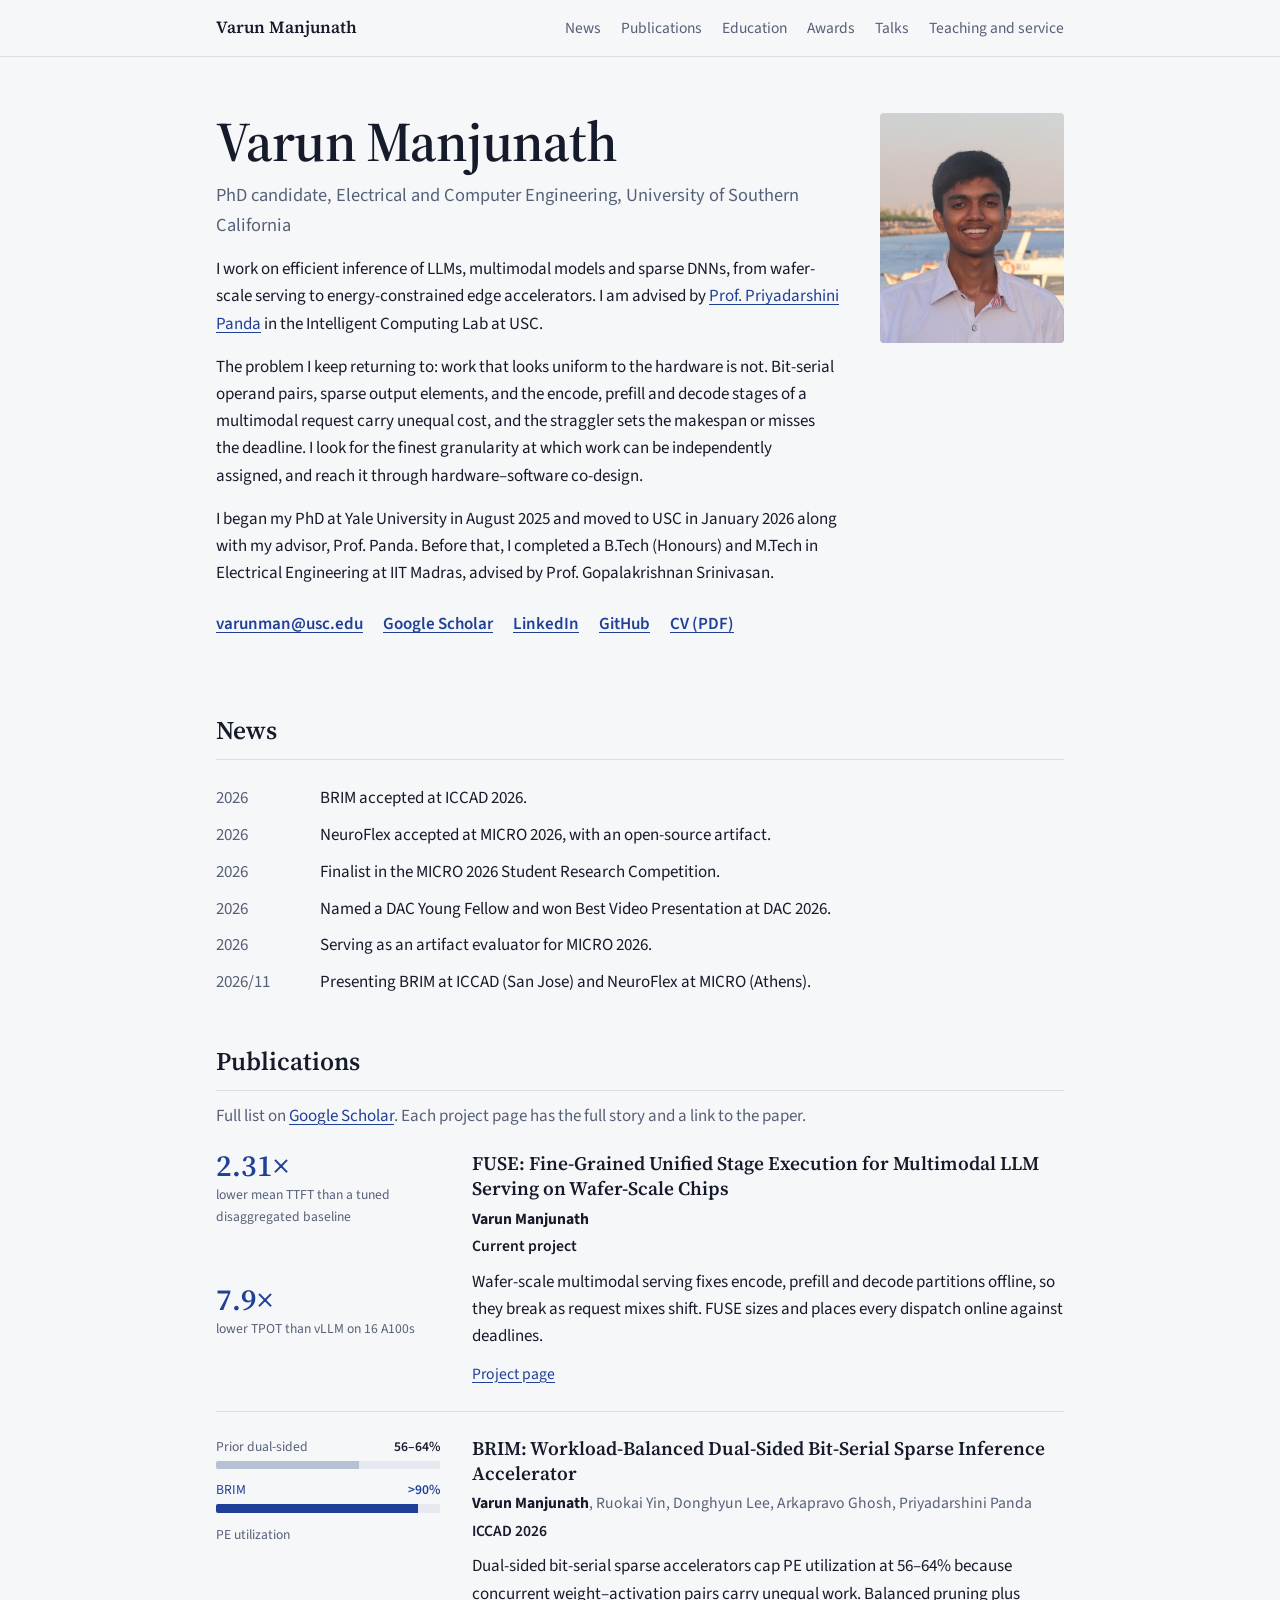
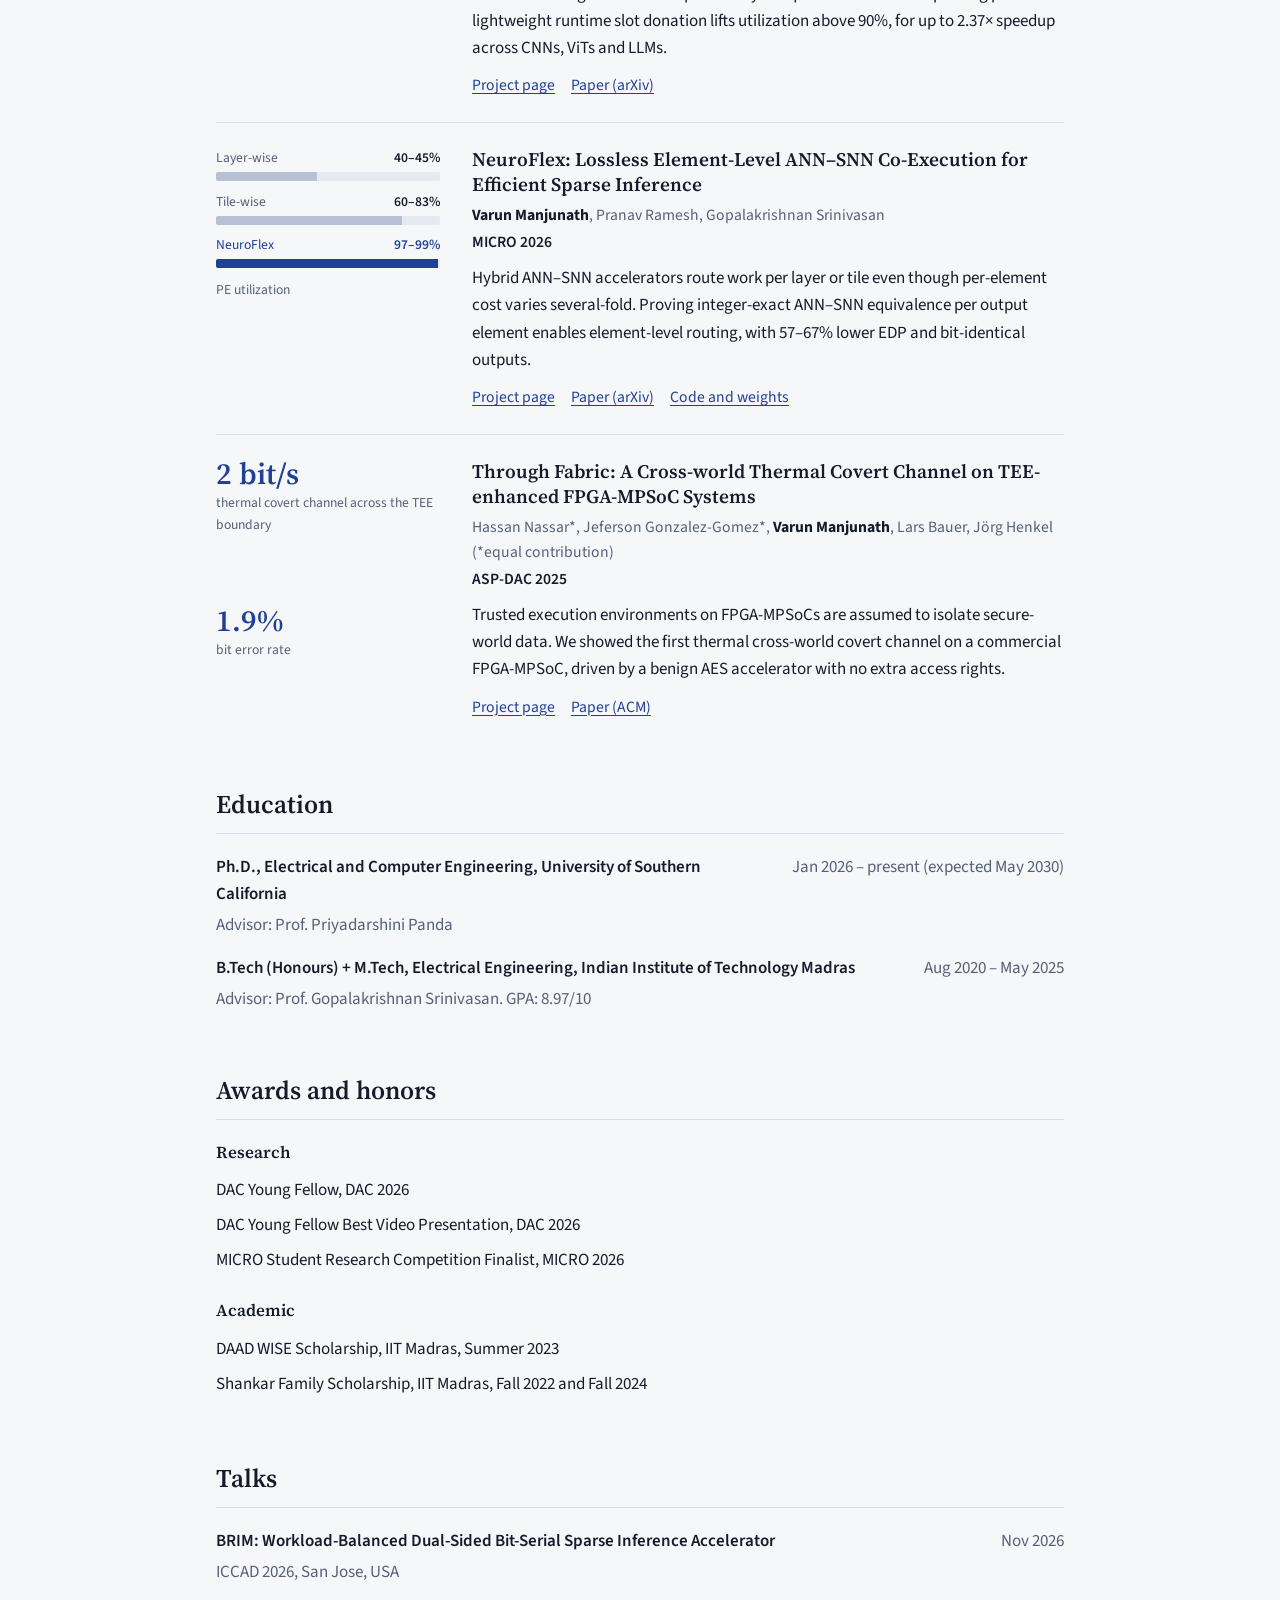
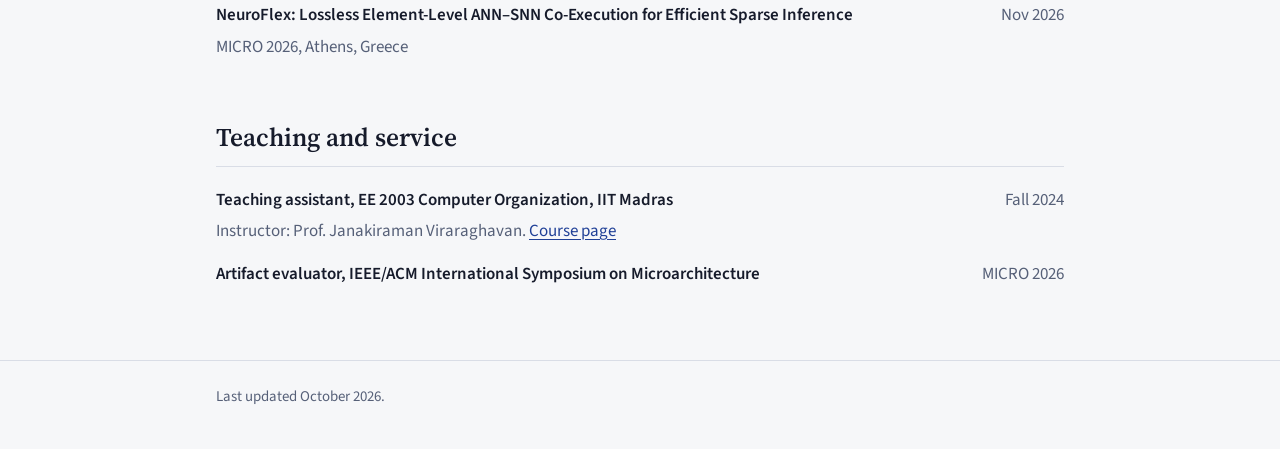
<file: index.html>
<!DOCTYPE html>
<html lang="en">
<head>
  <meta charset="utf-8">
  <meta name="viewport" content="width=device-width, initial-scale=1.0">
  <title>Varun Manjunath</title>
  <meta name="description" content="Varun Manjunath, PhD candidate in Electrical and Computer Engineering at USC. Efficient inference of LLMs, multimodal models and sparse DNNs, from wafer-scale serving to edge accelerators.">
  <!-- After you set up Google Search Console, paste its verification meta tag here -->
  <link rel="preconnect" href="https://fonts.googleapis.com">
  <link rel="preconnect" href="https://fonts.gstatic.com" crossorigin>
  <link href="https://fonts.googleapis.com/css2?family=Source+Sans+3:wght@400;600&family=Source+Serif+4:wght@600&display=swap" rel="stylesheet">
  <link rel="stylesheet" href="assets/css/style.css">
</head>
<body>

<header class="topbar">
  <div class="wrap">
    <a class="who" href="index.html">Varun Manjunath</a>
    <nav aria-label="Sections">
      <a href="#news">News</a>
      <a href="#publications">Publications</a>
      <a href="#education">Education</a>
      <a href="#awards">Awards</a>
      <a href="#talks">Talks</a>
      <a href="#service">Teaching and service</a>
    </nav>
  </div>
</header>

<main class="wrap">

  <div class="hero">
    <div class="bio">
      <h1>Varun Manjunath</h1>
      <p class="role">PhD candidate, Electrical and Computer Engineering, University of Southern California</p>

      <p>I work on efficient inference of LLMs, multimodal models and sparse DNNs, from wafer-scale serving to energy-constrained edge accelerators. I am advised by
        <a href="https://sites.usc.edu/intelligentcomputinglab/members/principal-investigator/">Prof. Priyadarshini Panda</a>
        in the Intelligent Computing Lab at USC.</p>

      <p>The problem I keep returning to: work that looks uniform to the hardware is not. Bit-serial operand pairs, sparse output elements, and the encode, prefill and decode stages of a multimodal request carry unequal cost, and the straggler sets the makespan or misses the deadline. I look for the finest granularity at which work can be independently assigned, and reach it through hardware&ndash;software co-design.</p>

      <p>I began my PhD at Yale University in August 2025 and moved to USC in January 2026 along with my advisor, Prof. Panda. Before that, I completed a B.Tech (Honours) and M.Tech in Electrical Engineering at IIT Madras, advised by Prof. Gopalakrishnan Srinivasan.</p>

      <ul class="links">
        <li><a href="mailto:varunman@usc.edu">varunman@usc.edu</a></li>
        <li><a href="https://scholar.google.com/citations?user=4NWpXVYAAAAJ&amp;hl=en">Google Scholar</a></li>
        <li><a href="https://www.linkedin.com/in/varun-manjunath-38b97a119/">LinkedIn</a></li>
        <li><a href="https://github.com/varun-manjunath27">GitHub</a></li>
        <li><a href="cv/CV_Varun.pdf">CV (PDF)</a></li>
      </ul>
    </div>
    <img class="portrait" src="assets/images/bio.jpg" alt="Portrait of Varun Manjunath" width="560" height="700">
  </div>

  <!-- ===================== NEWS ===================== -->
  <!-- Add newest items at the top. Change "2026" to "2026/MM" once you know the month. -->
  <section id="news">
    <h2>News</h2>
    <ul class="news">
      <li><time>2026</time><span>BRIM accepted at ICCAD 2026.</span></li>
      <li><time>2026</time><span>NeuroFlex accepted at MICRO 2026, with an open-source artifact.</span></li>
      <li><time>2026</time><span>Finalist in the MICRO 2026 Student Research Competition.</span></li>
      <li><time>2026</time><span>Named a DAC Young Fellow and won Best Video Presentation at DAC 2026.</span></li>
      <li><time>2026</time><span>Serving as an artifact evaluator for MICRO 2026.</span></li>
      <li><time>2026/11</time><span>Presenting BRIM at ICCAD (San Jose) and NeuroFlex at MICRO (Athens).</span></li>
    </ul>
  </section>

  <!-- ===================== PUBLICATIONS ===================== -->
  <section id="publications">
    <h2>Publications</h2>
    <p style="margin-top:-0.5rem;color:var(--muted)">Full list on <a href="https://scholar.google.com/citations?user=4NWpXVYAAAAJ&amp;hl=en">Google Scholar</a>. Each project page has the full story and a link to the paper.</p>

    <!-- Current project: FUSE -->
    <article class="pub">
      <div class="figure stats" aria-label="FUSE headline results">
        <div class="stat"><b>2.31&times;</b><span>lower mean TTFT than a tuned disaggregated baseline</span></div>
        <div class="stat"><b>7.9&times;</b><span>lower TPOT than vLLM on 16 A100s</span></div>
      </div>
      <div>
        <h3>FUSE: Fine-Grained Unified Stage Execution for Multimodal LLM Serving on Wafer-Scale Chips</h3>
        <p class="authors"><strong>Varun Manjunath</strong></p>
        <p class="venue"><em>Current project</em></p>
        <p class="point">Wafer-scale multimodal serving fixes encode, prefill and decode partitions offline, so they break as request mixes shift. FUSE sizes and places every dispatch online against deadlines.</p>
        <p class="pub-links">
          <a href="projects/fuse.html">Project page</a>
        </p>
      </div>
    </article>

    <!-- BRIM -->
    <article class="pub">
      <div class="figure util" role="img" aria-label="PE utilization: prior dual-sided designs 56 to 64 percent, BRIM above 90 percent">
        <div class="row"><div class="meta"><span>Prior dual-sided</span><b>56&ndash;64%</b></div><div class="track"><i style="--w:64%"></i></div></div>
        <div class="row ours"><div class="meta"><span>BRIM</span><b>&gt;90%</b></div><div class="track"><i style="--w:90%"></i></div></div>
        <p class="cap">PE utilization</p>
      </div>
      <div>
        <h3>BRIM: Workload-Balanced Dual-Sided Bit-Serial Sparse Inference Accelerator</h3>
        <p class="authors"><strong>Varun Manjunath</strong>, Ruokai Yin, Donghyun Lee, Arkapravo Ghosh, Priyadarshini Panda</p>
        <p class="venue"><em>ICCAD 2026</em></p>
        <p class="point">Dual-sided bit-serial sparse accelerators cap PE utilization at 56&ndash;64% because concurrent weight&ndash;activation pairs carry unequal work. Balanced pruning plus lightweight runtime slot donation lifts utilization above 90%, for up to 2.37&times; speedup across CNNs, ViTs and LLMs.</p>
        <p class="pub-links">
          <a href="projects/brim.html">Project page</a>
          <a href="https://arxiv.org/pdf/2607.19431">Paper (arXiv)</a>
        </p>
      </div>
    </article>

    <!-- NeuroFlex -->
    <article class="pub">
      <div class="figure util" role="img" aria-label="PE utilization: layer-wise 40 to 45 percent, tile-wise 60 to 83 percent, NeuroFlex 97 to 99 percent">
        <div class="row"><div class="meta"><span>Layer-wise</span><b>40&ndash;45%</b></div><div class="track"><i style="--w:45%"></i></div></div>
        <div class="row"><div class="meta"><span>Tile-wise</span><b>60&ndash;83%</b></div><div class="track"><i style="--w:83%"></i></div></div>
        <div class="row ours"><div class="meta"><span>NeuroFlex</span><b>97&ndash;99%</b></div><div class="track"><i style="--w:99%"></i></div></div>
        <p class="cap">PE utilization</p>
      </div>
      <div>
        <h3>NeuroFlex: Lossless Element-Level ANN&ndash;SNN Co-Execution for Efficient Sparse Inference</h3>
        <p class="authors"><strong>Varun Manjunath</strong>, Pranav Ramesh, Gopalakrishnan Srinivasan</p>
        <p class="venue"><em>MICRO 2026</em></p>
        <p class="point">Hybrid ANN&ndash;SNN accelerators route work per layer or tile even though per-element cost varies several-fold. Proving integer-exact ANN&ndash;SNN equivalence per output element enables element-level routing, with 57&ndash;67% lower EDP and bit-identical outputs.</p>
        <p class="pub-links">
          <a href="projects/neuroflex.html">Project page</a>
          <a href="https://arxiv.org/pdf/2511.05215">Paper (arXiv)</a>
          <a href="https://github.com/BrainSeek-Lab/NeuroFlex_Code_weights">Code and weights</a>
        </p>
      </div>
    </article>

    <!-- Through Fabric -->
    <article class="pub">
      <div class="figure stats" aria-label="Through Fabric headline results">
        <div class="stat"><b>2 bit/s</b><span>thermal covert channel across the TEE boundary</span></div>
        <div class="stat"><b>1.9%</b><span>bit error rate</span></div>
      </div>
      <div>
        <h3>Through Fabric: A Cross-world Thermal Covert Channel on TEE-enhanced FPGA-MPSoC Systems</h3>
        <p class="authors">Hassan Nassar*, Jeferson Gonzalez-Gomez*, <strong>Varun Manjunath</strong>, Lars Bauer, J&ouml;rg Henkel <span style="white-space:nowrap">(*equal contribution)</span></p>
        <p class="venue"><em>ASP-DAC 2025</em></p>
        <p class="point">Trusted execution environments on FPGA-MPSoCs are assumed to isolate secure-world data. We showed the first thermal cross-world covert channel on a commercial FPGA-MPSoC, driven by a benign AES accelerator with no extra access rights.</p>
        <p class="pub-links">
          <a href="projects/through-fabric.html">Project page</a>
          <a href="https://dl.acm.org/doi/epdf/10.1145/3658617.3697767">Paper (ACM)</a>
        </p>
      </div>
    </article>
  </section>

  <!-- ===================== EDUCATION ===================== -->
  <section id="education">
    <h2>Education</h2>
    <div class="entry">
      <strong>Ph.D., Electrical and Computer Engineering, University of Southern California</strong>
      <span class="when">Jan 2026 &ndash; present (expected May 2030)</span>
      <p>Advisor: Prof. Priyadarshini Panda</p>
    </div>
    <div class="entry">
      <strong>B.Tech (Honours) + M.Tech, Electrical Engineering, Indian Institute of Technology Madras</strong>
      <span class="when">Aug 2020 &ndash; May 2025</span>
      <p>Advisor: Prof. Gopalakrishnan Srinivasan. GPA: 8.97/10</p>
    </div>
  </section>

  <!-- ===================== AWARDS ===================== -->
  <section id="awards">
    <h2>Awards and honors</h2>
    <p class="subhead" style="margin-top:0">Research</p>
    <ul class="plain">
      <li>DAC Young Fellow, DAC 2026</li>
      <li>DAC Young Fellow Best Video Presentation, DAC 2026</li>
      <li>MICRO Student Research Competition Finalist, MICRO 2026</li>
    </ul>
    <p class="subhead">Academic</p>
    <ul class="plain">
      <li>DAAD WISE Scholarship, IIT Madras, Summer 2023</li>
      <li>Shankar Family Scholarship, IIT Madras, Fall 2022 and Fall 2024</li>
    </ul>
  </section>

  <!-- ===================== TALKS ===================== -->
  <section id="talks">
    <h2>Talks</h2>
    <div class="entry">
      <strong>BRIM: Workload-Balanced Dual-Sided Bit-Serial Sparse Inference Accelerator</strong>
      <span class="when">Nov 2026</span>
      <p>ICCAD 2026, San Jose, USA</p>
    </div>
    <div class="entry">
      <strong>NeuroFlex: Lossless Element-Level ANN&ndash;SNN Co-Execution for Efficient Sparse Inference</strong>
      <span class="when">Nov 2026</span>
      <p>MICRO 2026, Athens, Greece</p>
    </div>
  </section>

  <!-- ===================== TEACHING & SERVICE ===================== -->
  <section id="service">
    <h2>Teaching and service</h2>
    <div class="entry">
      <strong>Teaching assistant, EE 2003 Computer Organization, IIT Madras</strong>
      <span class="when">Fall 2024</span>
      <p>Instructor: Prof. Janakiraman Viraraghavan. <a href="https://www.ee.iitm.ac.in/vlsi/courses/ee2003_2024">Course page</a></p>
    </div>
    <div class="entry">
      <strong>Artifact evaluator, IEEE/ACM International Symposium on Microarchitecture</strong>
      <span class="when">MICRO 2026</span>
    </div>
  </section>

</main>

<footer>
  <div class="wrap">Last updated October 2026.</div>
</footer>

</body>
</html>
</file>
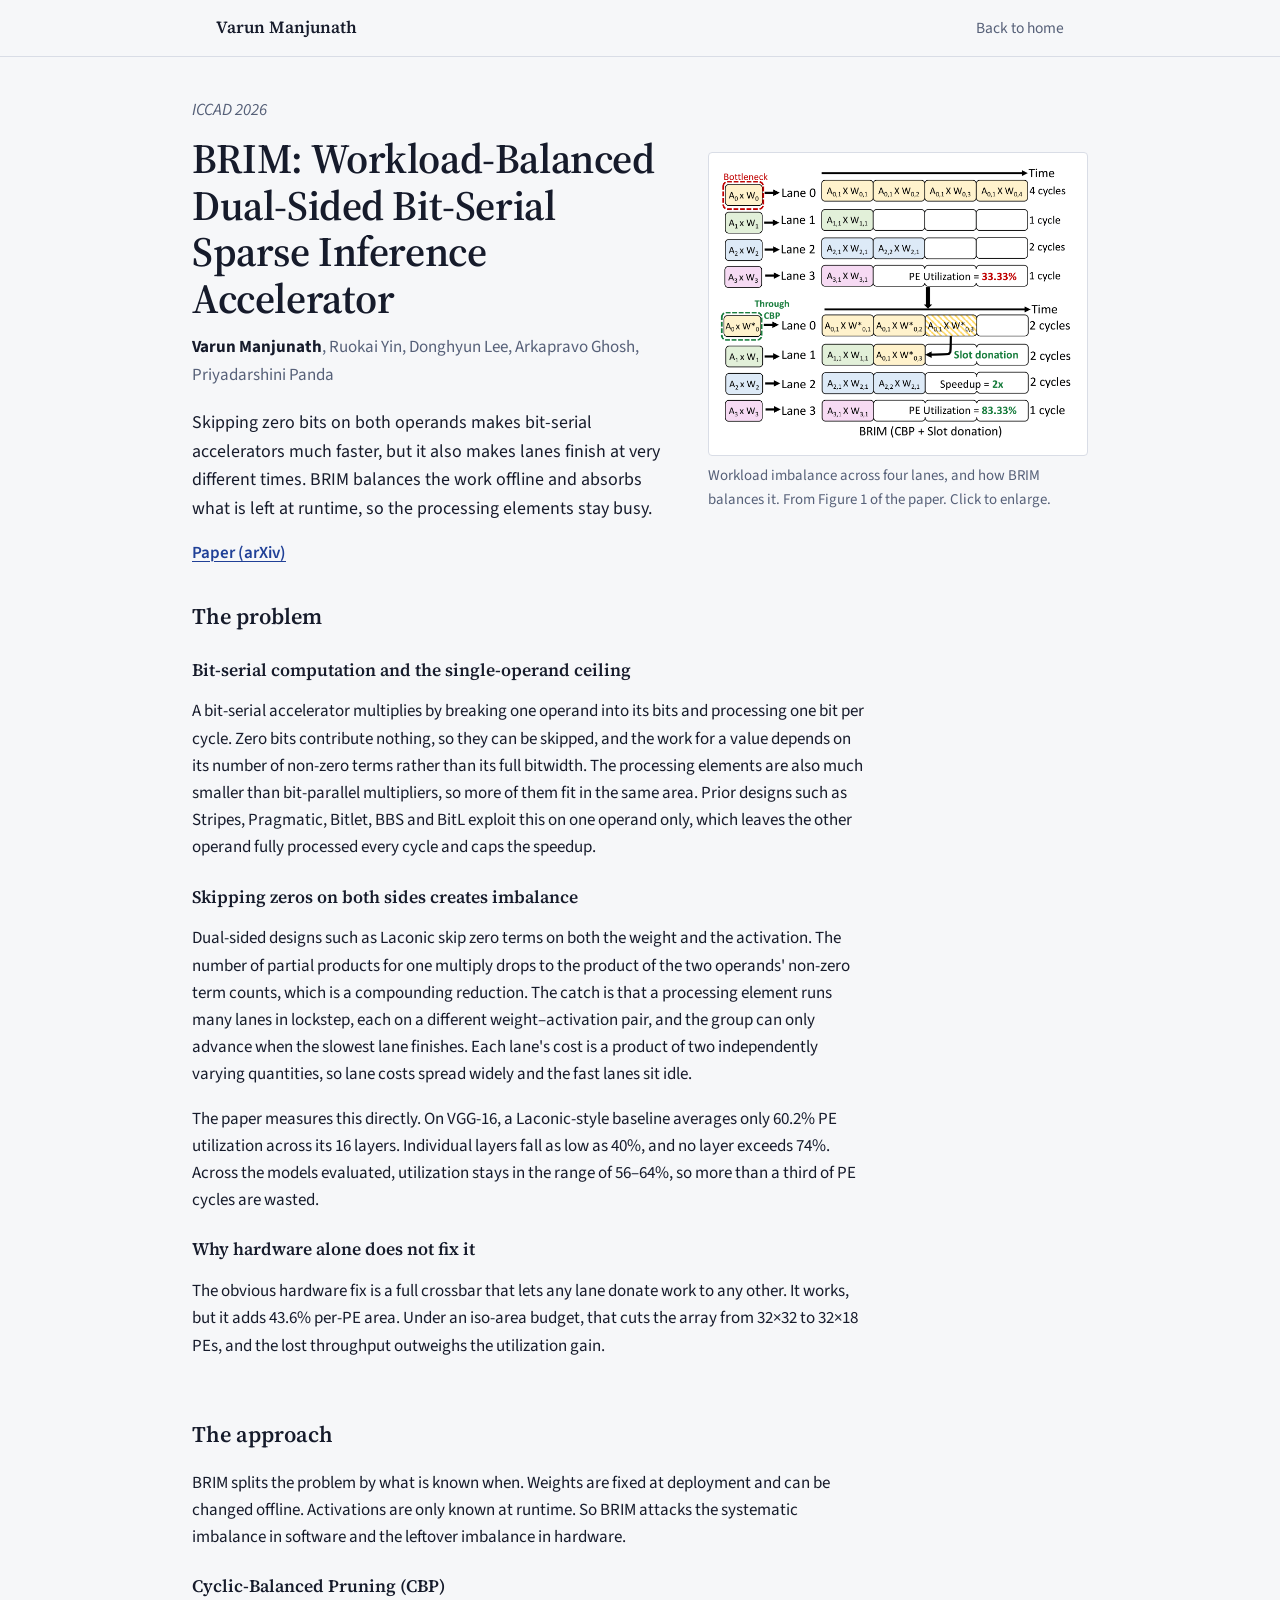
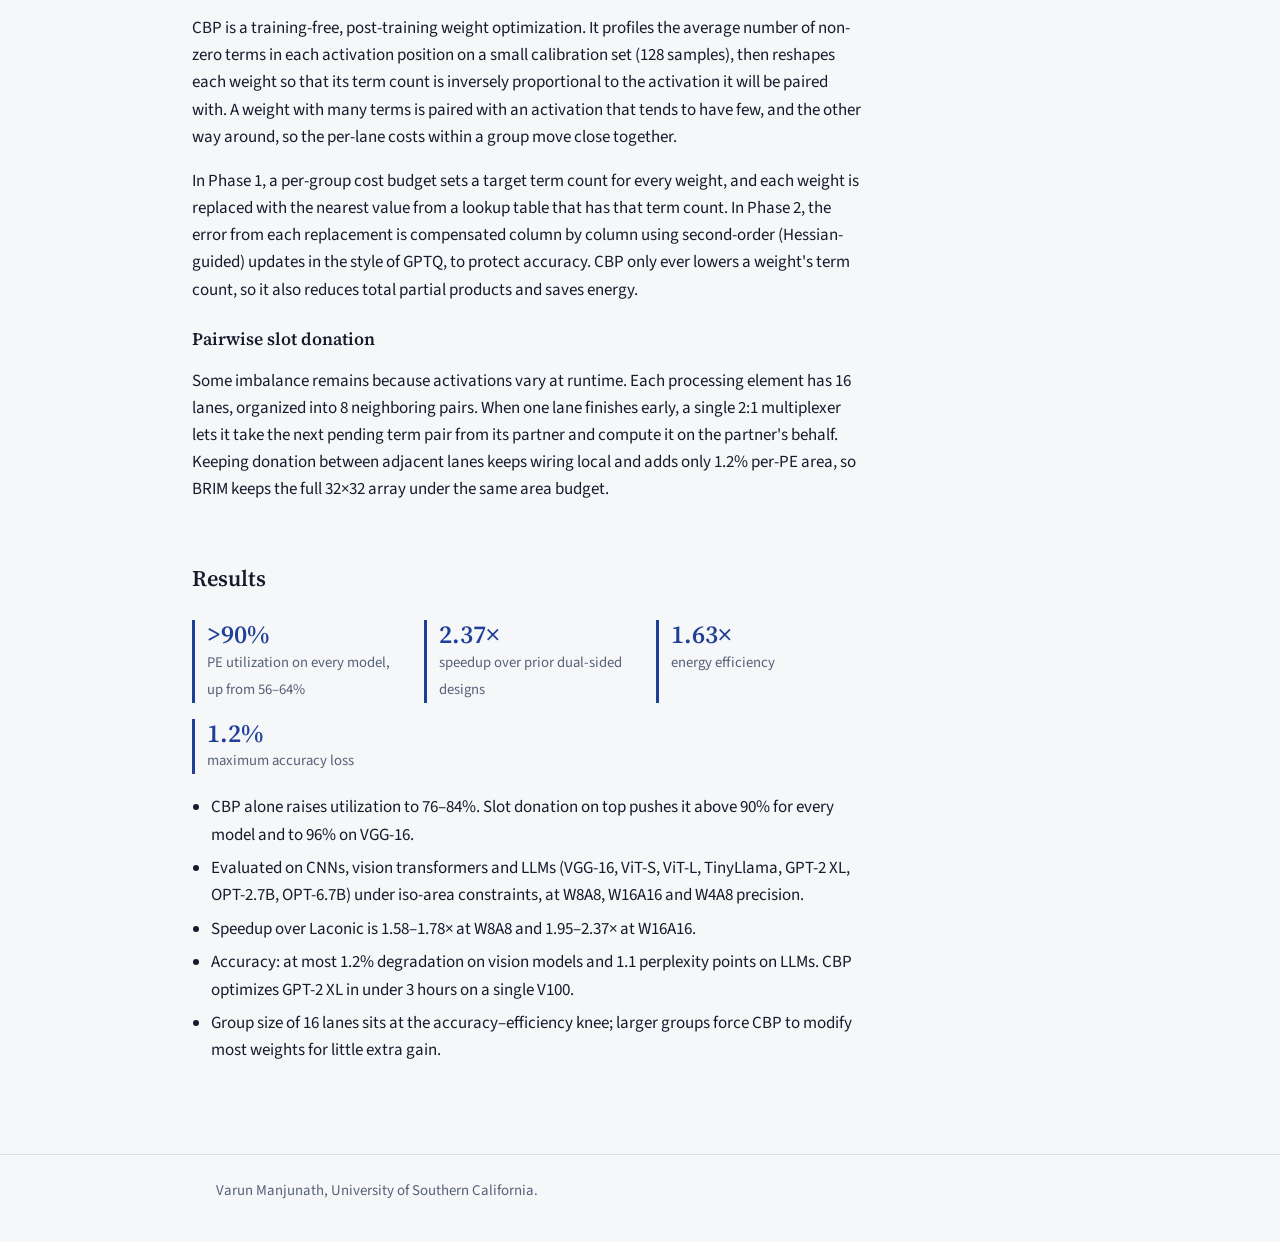
<file: projects/brim.html>
<!DOCTYPE html>
<html lang="en">
<head>
  <meta charset="utf-8">
  <meta name="viewport" content="width=device-width, initial-scale=1.0">
  <title>BRIM | Varun Manjunath</title>
  <meta name="description" content="BRIM: Workload-Balanced Dual-Sided Bit-Serial Sparse Inference Accelerator (ICCAD 2026).">
  <link rel="preconnect" href="https://fonts.googleapis.com">
  <link rel="preconnect" href="https://fonts.gstatic.com" crossorigin>
  <link href="https://fonts.googleapis.com/css2?family=Source+Sans+3:wght@400;600&family=Source+Serif+4:wght@600&display=swap" rel="stylesheet">
  <link rel="stylesheet" href="../assets/css/style.css">
</head>
<body>
<header class="topbar">
  <div class="wrap">
    <a class="who" href="../index.html">Varun Manjunath</a>
    <nav aria-label="Site"><a href="../index.html">Back to home</a></nav>
  </div>
</header>
<main class="wrap project">

<div class="proj-head">
 <div class="proj-text">
  <p class="meta"><em>ICCAD 2026</em></p>
  <h1>BRIM: Workload-Balanced Dual-Sided Bit-Serial Sparse Inference Accelerator</h1>
  <p class="meta"><strong>Varun Manjunath</strong>, Ruokai Yin, Donghyun Lee, Arkapravo Ghosh, Priyadarshini Panda</p>
  <p class="lede">Skipping zero bits on both operands makes bit-serial accelerators much faster, but it also makes lanes finish at very different times. BRIM balances the work offline and absorbs what is left at runtime, so the processing elements stay busy.</p>
  <p class="pub-links">
    <a href="https://arxiv.org/pdf/2607.19431">Paper (arXiv)</a>
  </p>
  <!-- When ready: <a href="../slides/brim_iccad_2026.pdf">Slides</a> and code link -->

 </div>
  <figure class="hero-fig">
    <a href="../assets/images/projects/brim.png" title="Open full size"><img src="../assets/images/projects/brim.png" alt="Four lanes of a dual-sided bit-serial accelerator: with the baseline, one lane takes four cycles while the others idle (33% utilization); with BRIM, the work is balanced (83% utilization)" width="1392" height="1100"></a>
    <figcaption>Workload imbalance across four lanes, and how BRIM balances it. From Figure 1 of the paper. Click to enlarge.</figcaption>
  </figure>
</div>

  <section>
    <h2>The problem</h2>
    <h3>Bit-serial computation and the single-operand ceiling</h3>
    <p>A bit-serial accelerator multiplies by breaking one operand into its bits and processing one bit per cycle. Zero bits contribute nothing, so they can be skipped, and the work for a value depends on its number of non-zero terms rather than its full bitwidth. The processing elements are also much smaller than bit-parallel multipliers, so more of them fit in the same area. Prior designs such as Stripes, Pragmatic, Bitlet, BBS and BitL exploit this on one operand only, which leaves the other operand fully processed every cycle and caps the speedup.</p>
    <h3>Skipping zeros on both sides creates imbalance</h3>
    <p>Dual-sided designs such as Laconic skip zero terms on both the weight and the activation. The number of partial products for one multiply drops to the product of the two operands' non-zero term counts, which is a compounding reduction. The catch is that a processing element runs many lanes in lockstep, each on a different weight&ndash;activation pair, and the group can only advance when the slowest lane finishes. Each lane's cost is a product of two independently varying quantities, so lane costs spread widely and the fast lanes sit idle.</p>
    <p>The paper measures this directly. On VGG-16, a Laconic-style baseline averages only 60.2% PE utilization across its 16 layers. Individual layers fall as low as 40%, and no layer exceeds 74%. Across the models evaluated, utilization stays in the range of 56&ndash;64%, so more than a third of PE cycles are wasted.</p>
    <h3>Why hardware alone does not fix it</h3>
    <p>The obvious hardware fix is a full crossbar that lets any lane donate work to any other. It works, but it adds 43.6% per-PE area. Under an iso-area budget, that cuts the array from 32&times;32 to 32&times;18 PEs, and the lost throughput outweighs the utilization gain.</p>
  </section>

  <section>
    <h2>The approach</h2>
    <p>BRIM splits the problem by what is known when. Weights are fixed at deployment and can be changed offline. Activations are only known at runtime. So BRIM attacks the systematic imbalance in software and the leftover imbalance in hardware.</p>
    <h3>Cyclic-Balanced Pruning (CBP)</h3>
    <p>CBP is a training-free, post-training weight optimization. It profiles the average number of non-zero terms in each activation position on a small calibration set (128 samples), then reshapes each weight so that its term count is inversely proportional to the activation it will be paired with. A weight with many terms is paired with an activation that tends to have few, and the other way around, so the per-lane costs within a group move close together.</p>
    <p>In Phase 1, a per-group cost budget sets a target term count for every weight, and each weight is replaced with the nearest value from a lookup table that has that term count. In Phase 2, the error from each replacement is compensated column by column using second-order (Hessian-guided) updates in the style of GPTQ, to protect accuracy. CBP only ever lowers a weight's term count, so it also reduces total partial products and saves energy.</p>
    <h3>Pairwise slot donation</h3>
    <p>Some imbalance remains because activations vary at runtime. Each processing element has 16 lanes, organized into 8 neighboring pairs. When one lane finishes early, a single 2:1 multiplexer lets it take the next pending term pair from its partner and compute it on the partner's behalf. Keeping donation between adjacent lanes keeps wiring local and adds only 1.2% per-PE area, so BRIM keeps the full 32&times;32 array under the same area budget.</p>
  </section>

  <section>
    <h2>Results</h2>
    <div class="facts">
      <div><b>&gt;90%</b><span>PE utilization on every model, up from 56&ndash;64%</span></div>
      <div><b>2.37&times;</b><span>speedup over prior dual-sided designs</span></div>
      <div><b>1.63&times;</b><span>energy efficiency</span></div>
      <div><b>1.2%</b><span>maximum accuracy loss</span></div>
    </div>
    <ul class="result-list" style="margin-top:1.25rem">
      <li>CBP alone raises utilization to 76&ndash;84%. Slot donation on top pushes it above 90% for every model and to 96% on VGG-16.</li>
      <li>Evaluated on CNNs, vision transformers and LLMs (VGG-16, ViT-S, ViT-L, TinyLlama, GPT-2 XL, OPT-2.7B, OPT-6.7B) under iso-area constraints, at W8A8, W16A16 and W4A8 precision.</li>
      <li>Speedup over Laconic is 1.58&ndash;1.78&times; at W8A8 and 1.95&ndash;2.37&times; at W16A16.</li>
      <li>Accuracy: at most 1.2% degradation on vision models and 1.1 perplexity points on LLMs. CBP optimizes GPT-2 XL in under 3 hours on a single V100.</li>
      <li>Group size of 16 lanes sits at the accuracy&ndash;efficiency knee; larger groups force CBP to modify most weights for little extra gain.</li>
    </ul>
  </section>

</main>
<footer><div class="wrap">Varun Manjunath, University of Southern California.</div></footer>
</body>
</html>
</file>
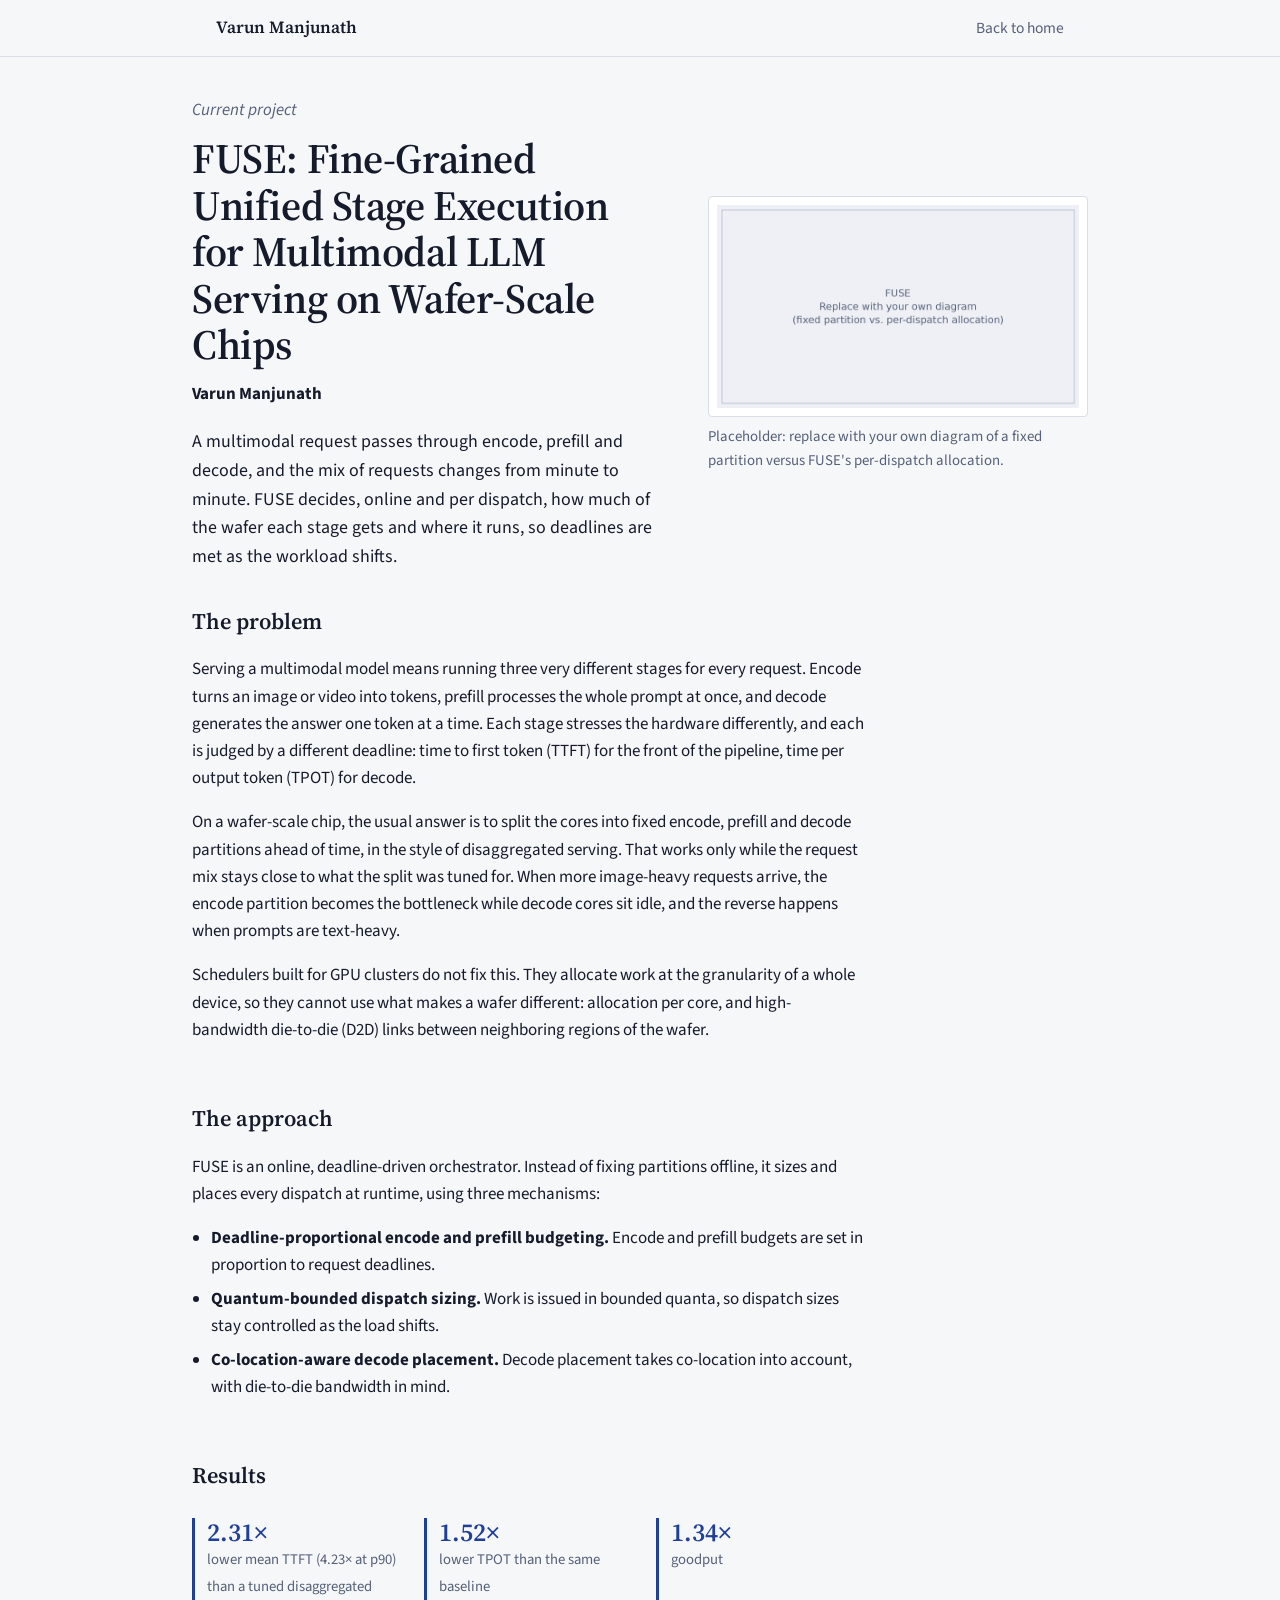
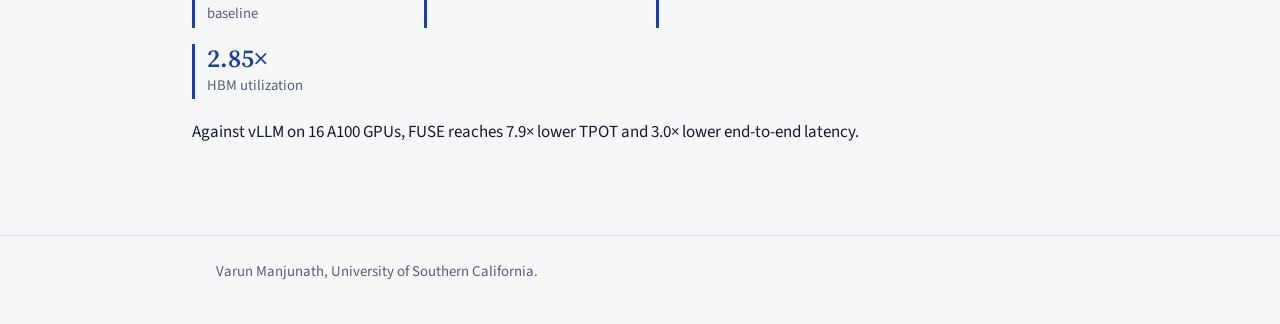
<file: projects/fuse.html>
<!DOCTYPE html>
<html lang="en">
<head>
  <meta charset="utf-8">
  <meta name="viewport" content="width=device-width, initial-scale=1.0">
  <title>FUSE | Varun Manjunath</title>
  <meta name="description" content="FUSE: Fine-Grained Unified Stage Execution for Multimodal LLM Serving on Wafer-Scale Chips.">
  <link rel="preconnect" href="https://fonts.googleapis.com">
  <link rel="preconnect" href="https://fonts.gstatic.com" crossorigin>
  <link href="https://fonts.googleapis.com/css2?family=Source+Sans+3:wght@400;600&family=Source+Serif+4:wght@600&display=swap" rel="stylesheet">
  <link rel="stylesheet" href="../assets/css/style.css">
</head>
<body>
<header class="topbar">
  <div class="wrap">
    <a class="who" href="../index.html">Varun Manjunath</a>
    <nav aria-label="Site"><a href="../index.html">Back to home</a></nav>
  </div>
</header>
<main class="wrap project">

<div class="proj-head">
 <div class="proj-text">
  <p class="meta"><em>Current project</em></p>
  <h1>FUSE: Fine-Grained Unified Stage Execution for Multimodal LLM Serving on Wafer-Scale Chips</h1>
  <p class="meta"><strong>Varun Manjunath</strong></p>
  <p class="lede">A multimodal request passes through encode, prefill and decode, and the mix of requests changes from minute to minute. FUSE decides, online and per dispatch, how much of the wafer each stage gets and where it runs, so deadlines are met as the workload shifts.</p>
  <!-- When ready, add: <p class="pub-links"><a href="...">Paper</a> <a href="...">Code</a> <a href="../slides/fuse.pdf">Slides</a></p> -->

 </div>
  <figure class="hero-fig">
    <a href="../assets/images/projects/fuse.png" title="Open full size"><img src="../assets/images/projects/fuse.png" alt="Diagram comparing a fixed encode, prefill and decode partition of a wafer-scale chip with FUSE's online, per-dispatch allocation" width="1600" height="900"></a>
    <figcaption>Placeholder: replace with your own diagram of a fixed partition versus FUSE's per-dispatch allocation.</figcaption>
  </figure>
</div>

  <section>
    <h2>The problem</h2>
    <p>Serving a multimodal model means running three very different stages for every request. Encode turns an image or video into tokens, prefill processes the whole prompt at once, and decode generates the answer one token at a time. Each stage stresses the hardware differently, and each is judged by a different deadline: time to first token (TTFT) for the front of the pipeline, time per output token (TPOT) for decode.</p>
    <p>On a wafer-scale chip, the usual answer is to split the cores into fixed encode, prefill and decode partitions ahead of time, in the style of disaggregated serving. That works only while the request mix stays close to what the split was tuned for. When more image-heavy requests arrive, the encode partition becomes the bottleneck while decode cores sit idle, and the reverse happens when prompts are text-heavy.</p>
    <p>Schedulers built for GPU clusters do not fix this. They allocate work at the granularity of a whole device, so they cannot use what makes a wafer different: allocation per core, and high-bandwidth die-to-die (D2D) links between neighboring regions of the wafer.</p>
  </section>

  <section>
    <h2>The approach</h2>
    <p>FUSE is an online, deadline-driven orchestrator. Instead of fixing partitions offline, it sizes and places every dispatch at runtime, using three mechanisms:</p>
    <ul class="result-list">
      <li><strong>Deadline-proportional encode and prefill budgeting.</strong> Encode and prefill budgets are set in proportion to request deadlines.</li>
      <li><strong>Quantum-bounded dispatch sizing.</strong> Work is issued in bounded quanta, so dispatch sizes stay controlled as the load shifts.</li>
      <li><strong>Co-location-aware decode placement.</strong> Decode placement takes co-location into account, with die-to-die bandwidth in mind.</li>
    </ul>
  </section>

  <section>
    <h2>Results</h2>
    <div class="facts">
      <div><b>2.31&times;</b><span>lower mean TTFT (4.23&times; at p90) than a tuned disaggregated baseline</span></div>
      <div><b>1.52&times;</b><span>lower TPOT than the same baseline</span></div>
      <div><b>1.34&times;</b><span>goodput</span></div>
      <div><b>2.85&times;</b><span>HBM utilization</span></div>
    </div>
    <p style="margin-top:1.25rem">Against vLLM on 16 A100 GPUs, FUSE reaches 7.9&times; lower TPOT and 3.0&times; lower end-to-end latency.</p>
  </section>

</main>
<footer><div class="wrap">Varun Manjunath, University of Southern California.</div></footer>
</body>
</html>
</file>
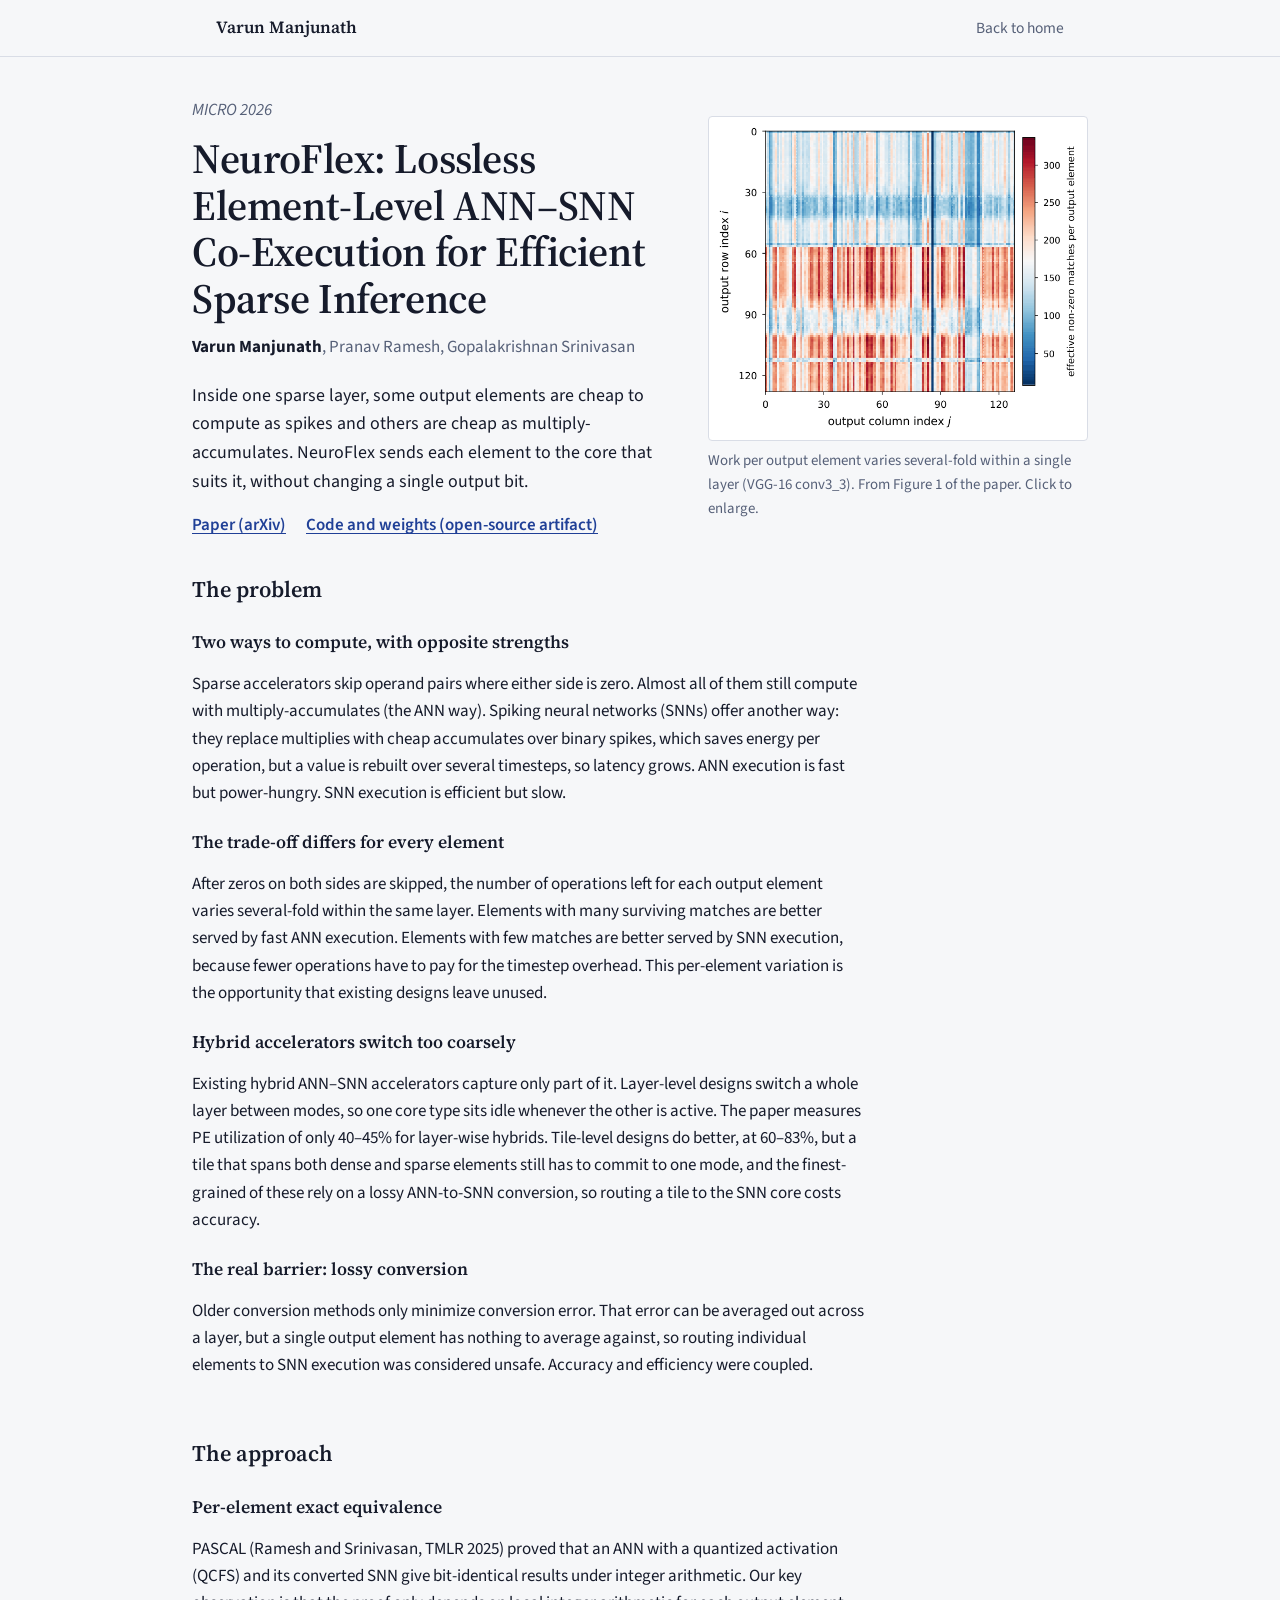
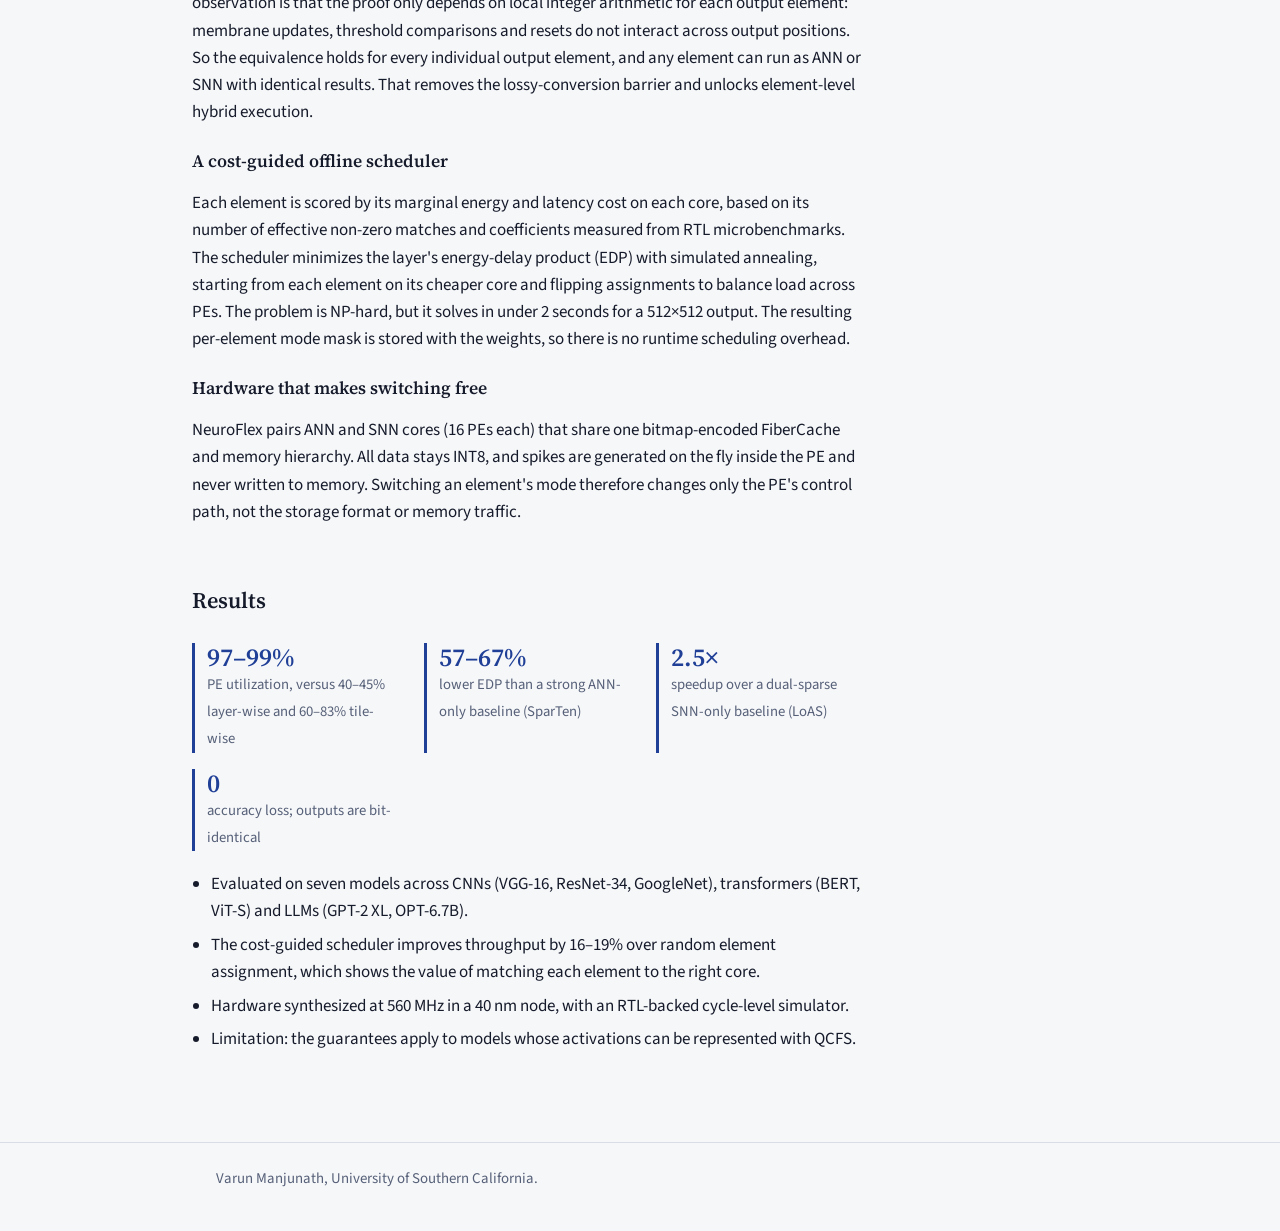
<file: projects/neuroflex.html>
<!DOCTYPE html>
<html lang="en">
<head>
  <meta charset="utf-8">
  <meta name="viewport" content="width=device-width, initial-scale=1.0">
  <title>NeuroFlex | Varun Manjunath</title>
  <meta name="description" content="NeuroFlex: Lossless Element-Level ANN-SNN Co-Execution for Efficient Sparse Inference (MICRO 2026).">
  <link rel="preconnect" href="https://fonts.googleapis.com">
  <link rel="preconnect" href="https://fonts.gstatic.com" crossorigin>
  <link href="https://fonts.googleapis.com/css2?family=Source+Sans+3:wght@400;600&family=Source+Serif+4:wght@600&display=swap" rel="stylesheet">
  <link rel="stylesheet" href="../assets/css/style.css">
</head>
<body>
<header class="topbar">
  <div class="wrap">
    <a class="who" href="../index.html">Varun Manjunath</a>
    <nav aria-label="Site"><a href="../index.html">Back to home</a></nav>
  </div>
</header>
<main class="wrap project">

<div class="proj-head">
 <div class="proj-text">
  <p class="meta"><em>MICRO 2026</em></p>
  <h1>NeuroFlex: Lossless Element-Level ANN&ndash;SNN Co-Execution for Efficient Sparse Inference</h1>
  <p class="meta"><strong>Varun Manjunath</strong>, Pranav Ramesh, Gopalakrishnan Srinivasan</p>
  <p class="lede">Inside one sparse layer, some output elements are cheap to compute as spikes and others are cheap as multiply-accumulates. NeuroFlex sends each element to the core that suits it, without changing a single output bit.</p>
  <p class="pub-links">
    <a href="https://arxiv.org/pdf/2511.05215">Paper (arXiv)</a>
    <a href="https://github.com/BrainSeek-Lab/NeuroFlex_Code_weights">Code and weights (open-source artifact)</a>
  </p>
  <!-- When ready: <a href="../slides/neuroflex_micro_2026.pdf">Slides</a> -->

 </div>
  <figure class="hero-fig">
    <a href="../assets/images/projects/neuroflex.png" title="Open full size"><img src="../assets/images/projects/neuroflex.png" alt="Heatmap of work per output element for a VGG-16 layer, showing several-fold variation across elements within a layer" width="672" height="570"></a>
    <figcaption>Work per output element varies several-fold within a single layer (VGG-16 conv3_3). From Figure 1 of the paper. Click to enlarge.</figcaption>
  </figure>
</div>

  <section>
    <h2>The problem</h2>
    <h3>Two ways to compute, with opposite strengths</h3>
    <p>Sparse accelerators skip operand pairs where either side is zero. Almost all of them still compute with multiply-accumulates (the ANN way). Spiking neural networks (SNNs) offer another way: they replace multiplies with cheap accumulates over binary spikes, which saves energy per operation, but a value is rebuilt over several timesteps, so latency grows. ANN execution is fast but power-hungry. SNN execution is efficient but slow.</p>
    <h3>The trade-off differs for every element</h3>
    <p>After zeros on both sides are skipped, the number of operations left for each output element varies several-fold within the same layer. Elements with many surviving matches are better served by fast ANN execution. Elements with few matches are better served by SNN execution, because fewer operations have to pay for the timestep overhead. This per-element variation is the opportunity that existing designs leave unused.</p>
    <h3>Hybrid accelerators switch too coarsely</h3>
    <p>Existing hybrid ANN&ndash;SNN accelerators capture only part of it. Layer-level designs switch a whole layer between modes, so one core type sits idle whenever the other is active. The paper measures PE utilization of only 40&ndash;45% for layer-wise hybrids. Tile-level designs do better, at 60&ndash;83%, but a tile that spans both dense and sparse elements still has to commit to one mode, and the finest-grained of these rely on a lossy ANN-to-SNN conversion, so routing a tile to the SNN core costs accuracy.</p>
    <h3>The real barrier: lossy conversion</h3>
    <p>Older conversion methods only minimize conversion error. That error can be averaged out across a layer, but a single output element has nothing to average against, so routing individual elements to SNN execution was considered unsafe. Accuracy and efficiency were coupled.</p>
  </section>

  <section>
    <h2>The approach</h2>
    <h3>Per-element exact equivalence</h3>
    <p>PASCAL (Ramesh and Srinivasan, TMLR 2025) proved that an ANN with a quantized activation (QCFS) and its converted SNN give bit-identical results under integer arithmetic. Our key observation is that the proof only depends on local integer arithmetic for each output element: membrane updates, threshold comparisons and resets do not interact across output positions. So the equivalence holds for every individual output element, and any element can run as ANN or SNN with identical results. That removes the lossy-conversion barrier and unlocks element-level hybrid execution.</p>
    <h3>A cost-guided offline scheduler</h3>
    <p>Each element is scored by its marginal energy and latency cost on each core, based on its number of effective non-zero matches and coefficients measured from RTL microbenchmarks. The scheduler minimizes the layer's energy-delay product (EDP) with simulated annealing, starting from each element on its cheaper core and flipping assignments to balance load across PEs. The problem is NP-hard, but it solves in under 2 seconds for a 512&times;512 output. The resulting per-element mode mask is stored with the weights, so there is no runtime scheduling overhead.</p>
    <h3>Hardware that makes switching free</h3>
    <p>NeuroFlex pairs ANN and SNN cores (16 PEs each) that share one bitmap-encoded FiberCache and memory hierarchy. All data stays INT8, and spikes are generated on the fly inside the PE and never written to memory. Switching an element's mode therefore changes only the PE's control path, not the storage format or memory traffic.</p>
  </section>

  <section>
    <h2>Results</h2>
    <div class="facts">
      <div><b>97&ndash;99%</b><span>PE utilization, versus 40&ndash;45% layer-wise and 60&ndash;83% tile-wise</span></div>
      <div><b>57&ndash;67%</b><span>lower EDP than a strong ANN-only baseline (SparTen)</span></div>
      <div><b>2.5&times;</b><span>speedup over a dual-sparse SNN-only baseline (LoAS)</span></div>
      <div><b>0</b><span>accuracy loss; outputs are bit-identical</span></div>
    </div>
    <ul class="result-list" style="margin-top:1.25rem">
      <li>Evaluated on seven models across CNNs (VGG-16, ResNet-34, GoogleNet), transformers (BERT, ViT-S) and LLMs (GPT-2 XL, OPT-6.7B).</li>
      <li>The cost-guided scheduler improves throughput by 16&ndash;19% over random element assignment, which shows the value of matching each element to the right core.</li>
      <li>Hardware synthesized at 560 MHz in a 40 nm node, with an RTL-backed cycle-level simulator.</li>
      <li>Limitation: the guarantees apply to models whose activations can be represented with QCFS.</li>
    </ul>
  </section>

</main>
<footer><div class="wrap">Varun Manjunath, University of Southern California.</div></footer>
</body>
</html>
</file>
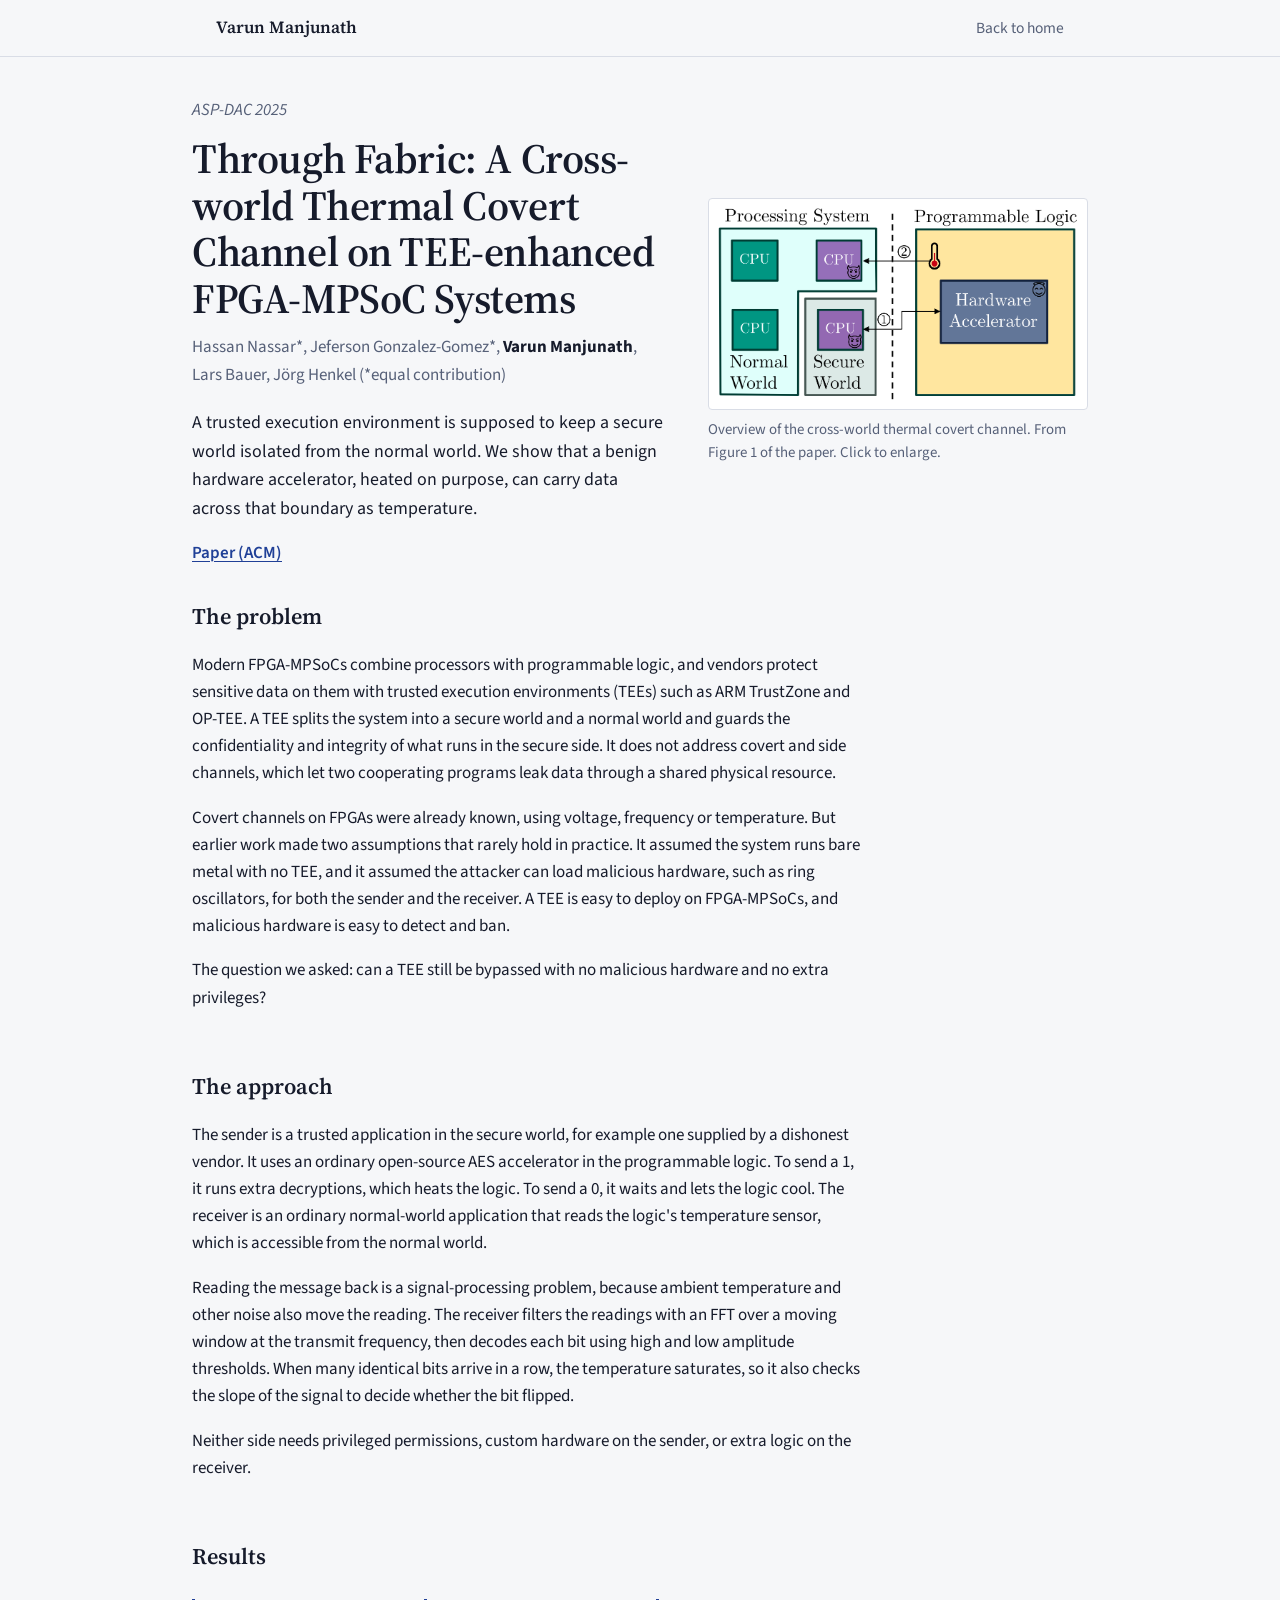
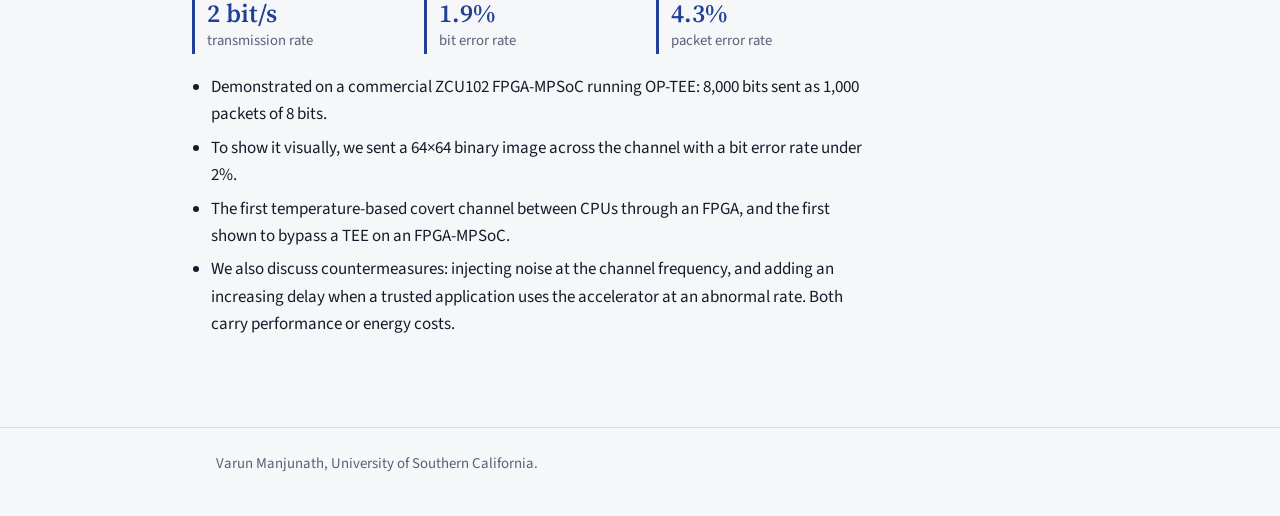
<file: projects/through-fabric.html>
<!DOCTYPE html>
<html lang="en">
<head>
  <meta charset="utf-8">
  <meta name="viewport" content="width=device-width, initial-scale=1.0">
  <title>Through Fabric | Varun Manjunath</title>
  <meta name="description" content="Through Fabric: A Cross-world Thermal Covert Channel on TEE-enhanced FPGA-MPSoC Systems (ASP-DAC 2025).">
  <link rel="preconnect" href="https://fonts.googleapis.com">
  <link rel="preconnect" href="https://fonts.gstatic.com" crossorigin>
  <link href="https://fonts.googleapis.com/css2?family=Source+Sans+3:wght@400;600&family=Source+Serif+4:wght@600&display=swap" rel="stylesheet">
  <link rel="stylesheet" href="../assets/css/style.css">
</head>
<body>
<header class="topbar">
  <div class="wrap">
    <a class="who" href="../index.html">Varun Manjunath</a>
    <nav aria-label="Site"><a href="../index.html">Back to home</a></nav>
  </div>
</header>
<main class="wrap project">

<div class="proj-head">
 <div class="proj-text">
  <p class="meta"><em>ASP-DAC 2025</em></p>
  <h1>Through Fabric: A Cross-world Thermal Covert Channel on TEE-enhanced FPGA-MPSoC Systems</h1>
  <p class="meta">Hassan Nassar*, Jeferson Gonzalez-Gomez*, <strong>Varun Manjunath</strong>, Lars Bauer, J&ouml;rg Henkel (*equal contribution)</p>
  <p class="lede">A trusted execution environment is supposed to keep a secure world isolated from the normal world. We show that a benign hardware accelerator, heated on purpose, can carry data across that boundary as temperature.</p>
  <p class="pub-links">
    <a href="https://dl.acm.org/doi/epdf/10.1145/3658617.3697767">Paper (ACM)</a>
  </p>
  <!-- When ready: <a href="../slides/through_fabric.pdf">Slides</a> -->

 </div>
  <figure class="hero-fig">
    <a href="../assets/images/projects/through-fabric.png" title="Open full size"><img src="../assets/images/projects/through-fabric.png" alt="Overview of the attack: a secure-world CPU drives a benign hardware accelerator in programmable logic, and a normal-world CPU reads the logic's temperature sensor" width="1011" height="539"></a>
    <figcaption>Overview of the cross-world thermal covert channel. From Figure 1 of the paper. Click to enlarge.</figcaption>
  </figure>
</div>

  <section>
    <h2>The problem</h2>
    <p>Modern FPGA-MPSoCs combine processors with programmable logic, and vendors protect sensitive data on them with trusted execution environments (TEEs) such as ARM TrustZone and OP-TEE. A TEE splits the system into a secure world and a normal world and guards the confidentiality and integrity of what runs in the secure side. It does not address covert and side channels, which let two cooperating programs leak data through a shared physical resource.</p>
    <p>Covert channels on FPGAs were already known, using voltage, frequency or temperature. But earlier work made two assumptions that rarely hold in practice. It assumed the system runs bare metal with no TEE, and it assumed the attacker can load malicious hardware, such as ring oscillators, for both the sender and the receiver. A TEE is easy to deploy on FPGA-MPSoCs, and malicious hardware is easy to detect and ban.</p>
    <p>The question we asked: can a TEE still be bypassed with no malicious hardware and no extra privileges?</p>
  </section>

  <section>
    <h2>The approach</h2>
    <p>The sender is a trusted application in the secure world, for example one supplied by a dishonest vendor. It uses an ordinary open-source AES accelerator in the programmable logic. To send a 1, it runs extra decryptions, which heats the logic. To send a 0, it waits and lets the logic cool. The receiver is an ordinary normal-world application that reads the logic's temperature sensor, which is accessible from the normal world.</p>
    <p>Reading the message back is a signal-processing problem, because ambient temperature and other noise also move the reading. The receiver filters the readings with an FFT over a moving window at the transmit frequency, then decodes each bit using high and low amplitude thresholds. When many identical bits arrive in a row, the temperature saturates, so it also checks the slope of the signal to decide whether the bit flipped.</p>
    <p>Neither side needs privileged permissions, custom hardware on the sender, or extra logic on the receiver.</p>
  </section>

  <section>
    <h2>Results</h2>
    <div class="facts">
      <div><b>2 bit/s</b><span>transmission rate</span></div>
      <div><b>1.9%</b><span>bit error rate</span></div>
      <div><b>4.3%</b><span>packet error rate</span></div>
    </div>
    <ul class="result-list" style="margin-top:1.25rem">
      <li>Demonstrated on a commercial ZCU102 FPGA-MPSoC running OP-TEE: 8,000 bits sent as 1,000 packets of 8 bits.</li>
      <li>To show it visually, we sent a 64&times;64 binary image across the channel with a bit error rate under 2%.</li>
      <li>The first temperature-based covert channel between CPUs through an FPGA, and the first shown to bypass a TEE on an FPGA-MPSoC.</li>
      <li>We also discuss countermeasures: injecting noise at the channel frequency, and adding an increasing delay when a trusted application uses the accelerator at an abnormal rate. Both carry performance or energy costs.</li>
    </ul>
  </section>

</main>
<footer><div class="wrap">Varun Manjunath, University of Southern California.</div></footer>
</body>
</html>
</file>
<file: assets/css/style.css>
/* Varun Manjunath — academic homepage
   Palette
   --paper   #F6F7F9  page background
   --ink     #161B2B  body text
   --muted   #566078  secondary text
   --rule    #D9DDE6  dividers
   --accent  #204097  links and highlights (same blue as the CV)
   --base    #B8C0D4  baseline bars
*/

:root {
  --paper: #f6f7f9;
  --ink: #161b2b;
  --muted: #566078;
  --rule: #d9dde6;
  --accent: #204097;
  --base: #b8c0d4;
  --serif: "Source Serif 4", "Source Serif Pro", Georgia, "Times New Roman", serif;
  --sans: "Source Sans 3", "Source Sans Pro", "Segoe UI", Roboto, Helvetica, Arial, sans-serif;
}

*, *::before, *::after { box-sizing: border-box; }

html { -webkit-text-size-adjust: 100%; }

body {
  margin: 0;
  background: var(--paper);
  color: var(--ink);
  font-family: var(--sans);
  font-size: 1.0625rem;
  line-height: 1.6;
}

a { color: var(--accent); text-decoration-thickness: 1px; text-underline-offset: 0.18em; }
a:hover { text-decoration-thickness: 2px; }
a:focus-visible, button:focus-visible {
  outline: 3px solid var(--accent);
  outline-offset: 3px;
  border-radius: 2px;
}

.wrap { max-width: 56rem; margin: 0 auto; padding: 0 1.5rem; }

/* ---------- top bar ---------- */
.topbar { border-bottom: 1px solid var(--rule); }
.topbar .wrap {
  display: flex; flex-wrap: wrap; gap: 0.5rem 1.5rem;
  align-items: baseline; justify-content: space-between;
  padding-top: 0.9rem; padding-bottom: 0.9rem;
}
.topbar .who { font-family: var(--serif); font-weight: 600; color: var(--ink); text-decoration: none; }
.topbar nav { display: flex; flex-wrap: wrap; gap: 0.25rem 1.25rem; font-size: 0.97rem; }
.topbar nav a { color: var(--muted); text-decoration: none; }
.topbar nav a:hover { color: var(--accent); text-decoration: underline; }

/* ---------- hero ---------- */
.hero {
  display: grid; grid-template-columns: 1fr 11.5rem; gap: 2.5rem;
  align-items: start; padding: 3.5rem 0 2.5rem;
}
.hero h1 {
  font-family: var(--serif); font-weight: 600;
  font-size: clamp(2.4rem, 5.5vw, 3.5rem); line-height: 1.05;
  letter-spacing: -0.015em; margin: 0 0 0.6rem;
}
.hero .role { font-size: 1.15rem; color: var(--muted); margin: 0 0 1.5rem; }
.hero .bio p { margin: 0 0 1rem; max-width: 40rem; }
.hero .portrait {
  width: 100%; height: auto; aspect-ratio: 4 / 5; object-fit: cover;
  border-radius: 4px; display: block; background: var(--rule);
}
.links { display: flex; flex-wrap: wrap; gap: 0.35rem 1.25rem; margin: 1.5rem 0 0; padding: 0; list-style: none; }
.links a { font-weight: 600; }

/* ---------- sections ---------- */
section { padding: 2rem 0 0.5rem; }
h2 {
  font-family: var(--serif); font-weight: 600; font-size: 1.6rem;
  margin: 0 0 1.25rem; padding-bottom: 0.5rem; border-bottom: 1px solid var(--rule);
}
h3 { font-family: var(--serif); font-size: 1.2rem; line-height: 1.3; margin: 0 0 0.35rem; font-weight: 600; }

/* news */
.news { list-style: none; margin: 0; padding: 0; }
.news li { display: grid; grid-template-columns: 5.5rem 1fr; gap: 1rem; padding: 0.3rem 0; }
.news time { color: var(--muted); font-variant-numeric: tabular-nums; }

/* ---------- publications ---------- */
.pub {
  display: grid; grid-template-columns: 14rem 1fr; gap: 1.5rem 2rem;
  padding: 1.5rem 0; border-top: 1px solid var(--rule);
}
.pub:first-of-type { border-top: 0; padding-top: 0.25rem; }
.pub .authors { margin: 0; color: var(--muted); font-size: 0.98rem; }
.pub .authors strong { color: var(--ink); }
.pub .venue { margin: 0.15rem 0 0.6rem; font-size: 0.98rem; }
.pub .venue em { font-style: normal; font-weight: 600; }
.badge {
  display: inline-block; margin-left: 0.4rem; padding: 0 0.5rem;
  border: 1px solid var(--accent); border-radius: 3px;
  color: var(--accent); font-size: 0.85rem; font-weight: 600;
}
.pub .point { margin: 0 0 0.7rem; }
.pub .pub-links { margin: 0; display: flex; flex-wrap: wrap; gap: 0.25rem 1rem; font-size: 0.98rem; }

/* figure slot: utilization bars or a headline number */
.figure { font-size: 0.85rem; color: var(--muted); }
.figure img { width: 100%; height: auto; display: block; border-radius: 3px; }
.util .row + .row { margin-top: 0.6rem; }
.util .meta { display: flex; justify-content: space-between; gap: 0.5rem; }
.util .meta b { color: var(--ink); font-weight: 600; font-variant-numeric: tabular-nums; }
.util .track { height: 0.55rem; background: #e6e9f0; border-radius: 2px; margin-top: 0.2rem; overflow: hidden; }
.util .track i {
  display: block; height: 100%; width: var(--w);
  background: var(--base); transform-origin: left center;
  animation: grow 0.9s cubic-bezier(0.2, 0.7, 0.2, 1) both;
}
.util .ours .meta span, .util .ours .meta b { color: var(--accent); }
.util .ours .track i { background: var(--accent); }
.util .cap { margin: 0.7rem 0 0; }
.stats { display: grid; gap: 0.7rem; }
.stat b { display: block; font-family: var(--serif); font-size: 1.9rem; line-height: 1; color: var(--accent); font-weight: 600; }
.stat span { display: block; margin-top: 0.15rem; }

@keyframes grow { from { transform: scaleX(0); } to { transform: scaleX(1); } }

/* ---------- education, awards, etc. ---------- */
.entry { display: grid; grid-template-columns: 1fr auto; gap: 0.25rem 1.5rem; margin-bottom: 1rem; }
.entry .when { color: var(--muted); font-variant-numeric: tabular-nums; }
.entry p { margin: 0; color: var(--muted); grid-column: 1 / -1; }
.entry strong { font-weight: 600; }
.plain { margin: 0 0 1rem; padding: 0; list-style: none; }
.plain li { padding: 0.25rem 0; }
.plain .sub { color: var(--muted); }
.subhead { font-family: var(--serif); font-size: 1.05rem; font-weight: 600; margin: 1.25rem 0 0.4rem; }

footer { margin-top: 3rem; padding: 1.5rem 0 2.5rem; border-top: 1px solid var(--rule); color: var(--muted); font-size: 0.93rem; }

/* ---------- project pages ---------- */
.project { padding: 2.5rem 0 1rem; }
.project h1 { font-family: var(--serif); font-weight: 600; font-size: clamp(1.9rem, 4.5vw, 2.6rem); line-height: 1.12; margin: 0.75rem 0 0.75rem; letter-spacing: -0.01em; }
.project .meta { color: var(--muted); margin: 0 0 0.25rem; }
.project .meta strong { color: var(--ink); }
.project .lede { font-size: 1.2rem; max-width: 42rem; margin: 1.25rem 0 0; }
.project section { padding-top: 2rem; }
.project section p { max-width: 42rem; }
.project h2 { border-bottom: 0; padding-bottom: 0; margin-bottom: 0.6rem; font-size: 1.4rem; }
.figure-box {
  margin: 1.25rem 0; padding: 2rem 1.5rem; border: 1px dashed var(--base);
  border-radius: 4px; color: var(--muted); text-align: center; font-size: 0.95rem;
}
.result-list { padding-left: 1.2rem; max-width: 42rem; }
.result-list li { margin-bottom: 0.4rem; }

/* ---------- small screens ---------- */
@media (max-width: 44rem) {
  .hero { grid-template-columns: 1fr; padding-top: 2rem; }
  .hero .portrait { max-width: 9.5rem; order: -1; }
  .pub { grid-template-columns: 1fr; }
  .news li { grid-template-columns: 4.5rem 1fr; gap: 0.75rem; }
  .entry { grid-template-columns: 1fr; }
}

@media (prefers-reduced-motion: reduce) {
  .util .track i { animation: none; }
}

/* ---------- project page additions ---------- */
.project .pub-links { margin: 1rem 0 0; display: flex; flex-wrap: wrap; gap: 0.25rem 1.25rem; font-weight: 600; }
.project figure.hero-fig { margin: 2rem 0 0; }
.project figure.hero-fig img { width: 100%; height: auto; display: block; border: 1px solid var(--rule); border-radius: 4px; background: #fff; }
.project figcaption { margin-top: 0.5rem; color: var(--muted); font-size: 0.93rem; max-width: 42rem; }
.project h3 { margin-top: 1.5rem; font-size: 1.1rem; }
.project section p, .project .result-list { max-width: 42rem; }
.facts { display: grid; grid-template-columns: repeat(auto-fit, minmax(10rem, 1fr)); gap: 1rem 1.5rem; margin: 1.5rem 0 0; max-width: 42rem; }
.facts div { border-left: 3px solid var(--accent); padding-left: 0.75rem; }
.facts b { display: block; font-family: var(--serif); font-size: 1.6rem; line-height: 1.1; color: var(--accent); font-weight: 600; }
.facts span { color: var(--muted); font-size: 0.92rem; }

/* project header: text left, figure right */
.proj-head { display: grid; grid-template-columns: minmax(0, 1.25fr) minmax(0, 1fr); gap: 2.5rem; align-items: center; }
.proj-head .lede { font-size: 1.12rem; }
.project .proj-head figure.hero-fig { margin: 0; }
.project figure.hero-fig a { display: block; }
.project figure.hero-fig img { padding: 0.5rem; }
@media (max-width: 52rem) {
  .proj-head { grid-template-columns: 1fr; gap: 1.5rem; }
  .project .proj-head figure.hero-fig { max-width: 34rem; }
}
</file>
